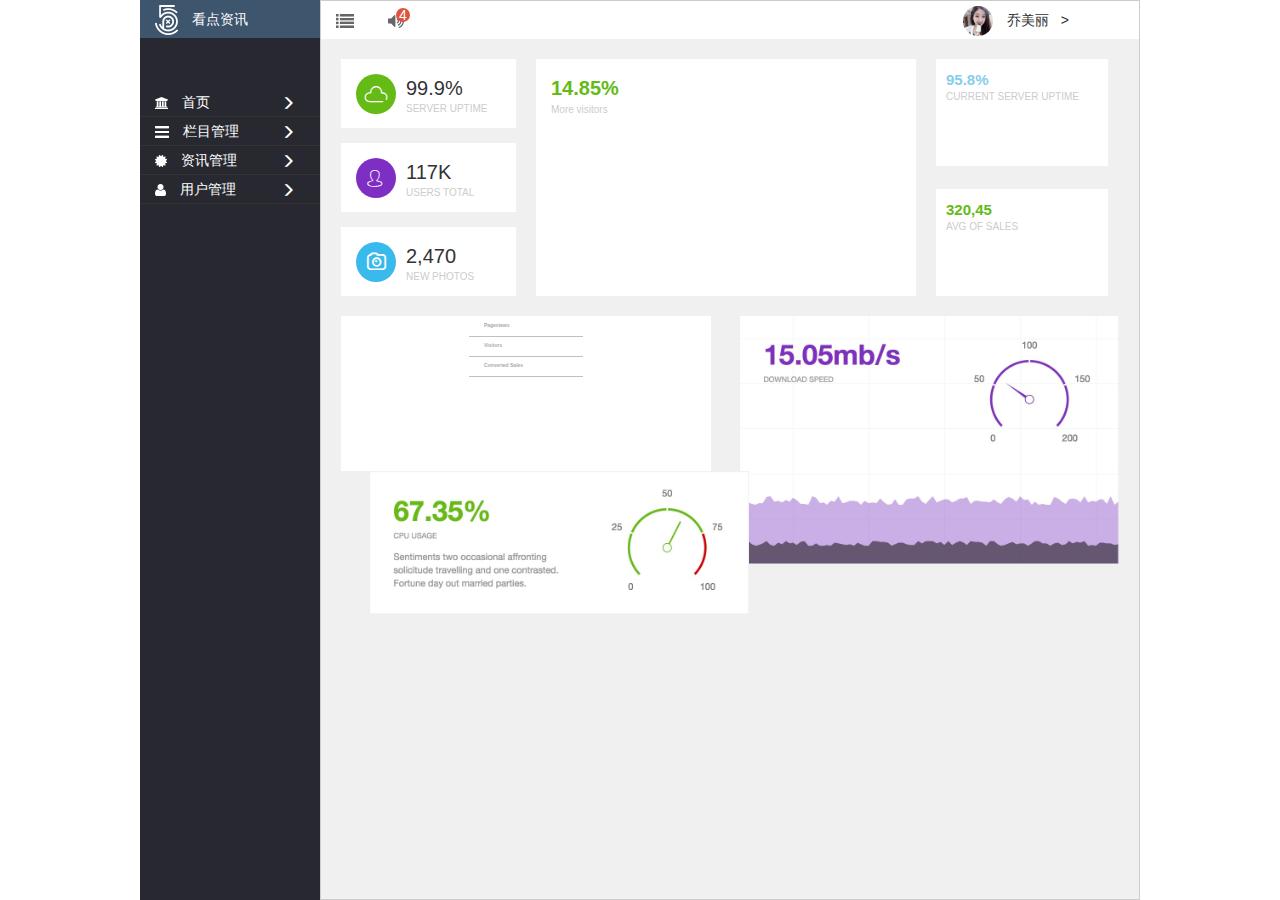
<file: index.html>
<!DOCTYPE html>
<html lang="en">
<head>
	<meta charset="UTF-8">
	<title>首页</title>
	<link rel="stylesheet" href="css/bootstrap-3.3.7/css/bootstrap.min.css">
	<link rel="stylesheet" href="css/common.css">
	<link rel="stylesheet" href="css/index.css">
	<link rel="stylesheet" href="css/iconFont/iconfont.css">
	<script src="js/jquery-3.3.1/jquery-3.3.1.min.js"></script>
	<script src="js/common.js"></script>
	<script src="http://cdn.hcharts.cn/highcharts/highcharts.js"></script>
	<script src="https://img.hcharts.cn/highcharts/modules/exporting.js"></script>
	<script src="https://img.hcharts.cn/highcharts/modules/sunburst.js"></script>

	<script>
		window.onload=function(){
			// 图表配置
	        var chart = Highcharts.chart('zhexian', {
				colors: ['#00ff00','#eee'],
				credits: {
					enabled:false
				},
				exporting:{
					buttons:{
						contextButton:{
							enabled:false
						}
					}	
				},
				chart: {
					margin: 0
				},
				title: {
					text: null
				},
				subtitle: {
					text: ''
				},
				yAxis: {
					title: {
						text: ''
					},
					visible:false
				},
				xAxis: {
					visible:false
				},
				legend: {
					layout: 'vertical',
					align: 'right',
					verticalAlign: 'top',
					floating: true//不占据绘图空间
				},
				plotOptions: {
					series: {
						label: {
							connectorAllowed: false
						},
						pointStart: 2010
					}
				},
				series: [{
					name:'Pageviews',
					data: [5706,9909,9909,6043,9032,13342,20092,23933,23092,19021,19021,28900,25872,21092,17982,17982,17982,38921,30091,25097,20092,17093,17093,13972,13972,15328,10921,9832,8930]
				}, {
					name:'Visitors',
					data: [2938, 5930, 5930, 3920, 5930, 7261, 9902, 14032,17839,13927,11029,13927,12291,12291,12291,12291,9832,7621,5029,6039,8902,4837,9092,6382,9281,6932,9422,5922,3922]
				}]
				
			});
			var chart = Highcharts.chart('zhuxing', {
				title: {
					text: null
				},
				exporting:{
					buttons:{
						contextButton:{
							enabled:false
						}
					}	
				},
				credits: {
					enabled: false
				},
				subtitle: {
					text: null
				},
				xAxis: {
					visible: false
				},
				yAxis:{
					visible: false
				},
				chart: {
					margin: [0,0,0,0],
					marginBottom: 0,
					spacing: [0,0,0,0]
				},
				series: [{
					type: 'column',
					colorByPoint: false,
					data: [29.9, 131.5, 106.4, 159.2, 144.0, 176.0, 194.6, 148.5, 120, 121, 95.6, 54.4],
					showInLegend: false
				}]
			});

			var chart = Highcharts.chart('huanxing', {
				chart: {
					spacing : [0, 0 , 0, 0]
				},
				exporting:{
					buttons:{
						contextButton:{
							enabled:false
						}
					}	
				},
				credits: {
					enabled: false
				},
				title: {
					floating:true,
					text: null
				},
				tooltip: {
					pointFormat: '{series.name}: <b>{point.percentage:.1f}%</b>'
				},
				plotOptions: {
					pie: {
						allowPointSelect: true,
						cursor: 'pointer',
						dataLabels: {
							enabled: false
						}
					}
				},
				series: [{
					type: 'pie',
					innerSize: '60%',
					name: 'sales',
					data: [
						['1',45.0],
						['2',26.8],
						['3',12.8],
						['4',8.5],
						['5',6.2],
						['6',0.7]
					]
				}]
			}, function(c) { // 图表初始化完毕后的会掉函数
				// 环形图圆心
				var centerY = c.series[0].center[1],
					titleHeight = parseInt(c.title.styles.fontSize);
				// 动态设置标题位置
				c.setTitle({
					y:centerY + titleHeight/2
				});
			});



			//mini图
			Highcharts.SparkLine = function (a, b, c) {
				var hasRenderToArg = typeof a === 'string' || a.nodeName,
					options = arguments[hasRenderToArg ? 1 : 0],
					defaultOptions = {
						chart: {
							renderTo: (options.chart && options.chart.renderTo) || this,
							backgroundColor: null,
							borderWidth: 0,
							type: 'area',
							margin: [1, 0, 1, 0],
							width: 220,
							height: 30,
							style: {
								overflow: 'visible'
							},
							skipClone: true
						},
						exporting:{
							buttons:{
								contextButton:{
									enabled:false
								}
							}	
						},
						title: {
							text: ''
						},
						credits: {
							enabled: false
						},
						xAxis: {
							labels: {
								enabled: false
							},
							title: {
								text: null
							},
							startOnTick: false,
							endOnTick: false,
							tickPositions: []
						},
						yAxis: {
							endOnTick: false,
							startOnTick: false,
							labels: {
								enabled: false
							},
							title: {
								text: null
							},
							tickPositions: [0]
						},
						legend: {
							enabled: false
						},
						tooltip: {
							backgroundColor: null,
							borderWidth: 0,
							shadow: false,
							useHTML: true,
							hideDelay: 0,
							shared: true,
							padding: 0,
							positioner: function (w, h, point) {
								return { x: point.plotX - w / 2, y: point.plotY - h };
							}
						},
						plotOptions: {
							series: {
								animation: false,
								lineWidth: 1,
								shadow: false,
								states: {
									hover: {
										lineWidth: 1
									}
								},
								marker: {
									radius: 1,
									states: {
										hover: {
											radius: 2
										}
									}
								},
								fillOpacity: 0.25
							},
							column: {
								negativeColor: '#ccc',
								borderColor: 'silver'
							}
						}
					};
				options = Highcharts.merge(defaultOptions, options);
				return hasRenderToArg ?
					new Highcharts.Chart(a, options, c) :
				new Highcharts.Chart(options, b);
			};
			var $tds = $('td[data-sparkline]'),
				n = 0;
			function doChunk() {
				var time = +new Date(),
					i,
					len = $tds.length,
					$td,
					stringdata,
					arr,
					data,
					chart;
				for (i = 0; i < len; i += 1) {
					$td = $($tds[i]);
					stringdata = $td.data('sparkline');
					arr = stringdata.split('; ');
					data = $.map(arr[0].split(', '), parseFloat);
					chart = {};
					if (arr[1]) {
						chart.type = arr[1];
					}
					$td.highcharts('SparkLine', {
						series: [{
							data: data,
							pointStart: 1
						}],
						tooltip: {
							headerFormat: '<span>' + $td.parent().find('th').html() + ', Q{point.x}:</span><br/>',
							pointFormat: '<b>{point.y}.000</b> USD'
						},
						chart: chart
					});
					n += 1;
					// If the process takes too much time, run a timeout to allow interaction with the browser
					if (new Date() - time > 500) {
						$tds.splice(0, i + 1);
						setTimeout(doChunk, 0);
						break;
					}
				}
			}
			doChunk();


			Highcharts.setOptions({
				lang: {
					thousandsSep: ','
				}
			});
			var data = [{
				'id': '0.0',
				'parent': '',
				'name': 'The World'
			}, {
				'id': '1.1',
				'parent': '0.0',
				'name': '',
				'color':'orange'
			}, {
				'id': '1.2',
				'parent': '0.0',
				'name': '',
				'color':'white'
			}, {
				'id': '1.3',
				'parent': '0.0',
				'name': '',
				'color':'#ccc'
			},{
				'id':'2.1',
				'parent':'1.1',
				'name':'45.2%',
				'value':35,
				'color':'#ccc'
			},{
				'id':'2.2.1',
				'parent':'2.1',
				'name':'14.8%',
				'value':15,
				'color':'purple'
			},{
				'id':'2.2.1.1',
				'parent':'2.2.1',
				'value':15,
				'color':'#ccc'
			},{
				'id':'2.2.2',
				'parent':'2.1',
				'value':20,
				'color':'#ccc'
			},{
				'id':'2.2.2.1',
				'parent':'2.2.2',
				'value':20
			},{
				'id':'2.2',
				'parent':'1.2',
				'name':'',
				'value':30
			},{
				'id':'2.3.2',
				'parent':'1.3',
				'value':10
			},{
				'id':'2.3.2.1',
				'parent':'2.3.2',
				'value':10
			},{
				'id':'2.3.2.1.1',
				'parent':'2.3.2.1',
				'value':10
			},{
				'id':'2.3.1',
				'parent':'1.3',
				'name':'-30.9%',
				'value':25,
				'color':'blue'
			},{
				'id':'2.3.1.1',
				'parent':'2.3.1',
				'value':25,
				'color':'#ccc'
			},{
				'id':'2.3.1.1.2',
				'parent':'2.3.1.1',
				'value':5
			},{
				'id':'2.3.1.1.1',
				'parent':'2.3.1.1',
				'name':'-21.3%',
				'value':20,
				'color':'green'
			}];
			// Splice in transparent for the center circle
			Highcharts.getOptions().colors.splice(0, 0, 'transparent');
			Highcharts.chart('duoceng', {
				chart: {
					height: '100%',
				},
				credits:{
					enabled:false
				},
				exporting:{
					buttons:{
						contextButton:{
							enabled:false
						}
					}	
				},
				title: {
					text: ''
				},
				subtitle: {
					text: ''
				},
				series: [{
					type: 'sunburst',
					data: data,
					// allowDrillToNode: true,
					cursor: 'pointer',
					dataLabels: {
						formatter: function () {
							var shape = this.point.node.shapeArgs;
							var innerArcFraction = (shape.end - shape.start) / ( 2*Math.PI);
							var perimeter = 2 * Math.PI * shape.innerR;
							var innerArcPixels = innerArcFraction * perimeter;
						}
					}
				}]
			});
		}
    </script>
</head>
<body>
	<div class="bigcontainer">
		<div class="left-line">
			<div class="top-title">
				<img src="img/u9.png" alt="" >
				<span class="text-center title">看点资讯</span>
			</div>
			<div class="bottom-link">
				<ul class="list-unstyled">
					<li>
						<img src="img/u52.png" alt="">
						<span class="white">首页</span>
						<span class="glyphicon glyphicon-menu-right white"></span>
					</li>
					<li>
						<img src="img/u43.png" alt="">
						<span class="white">栏目管理</span>
						<span class="glyphicon glyphicon-menu-right white"></span>
					</li>
					<li>
						<img src="img/u36.png" alt="">
						<span class="white">资讯管理</span>
						<span class="glyphicon glyphicon-menu-right white"></span>
					</li>
					<li>
						<img src="img/u22.png" alt="">
						<span class="white">用户管理</span>
						<span class="glyphicon glyphicon-menu-right white"></span>
					</li>
				</ul>
			</div>
		</div>
		<div class="right-content">
			<div class="top-title">
				<img src="img/u57.png" alt="">
				<img src="img/u60.png" alt="">
				<div class="sub text-center">
					<span class="white">4</span>
				</div>
				<div class="touxiang">
					<img src="img/u65.png" alt="">
					<span>乔美丽 &nbsp;&nbsp;></span>
				</div>
			</div>
			<div class="bottom-content">
				<div class="top">
					<div class="top-left">
						<ul class="list-unstyled">
							<li>
								<div class="left">
									<i class="iconfont icon-yun"></i>
								</div>
								<div class="right">
									<span>99.9%</span>
									<small>SERVER UPTIME</small>
								</div>
							</li>
							<li>
								<div class="left">
									<i class="iconfont icon-user"></i>
								</div>
								<div class="right">
									<span>117K</span>
									<small>USERS TOTAL</small>
								</div>
							</li>
							<li>
								<div class="left">
									<i class="iconfont icon-18"></i>
								</div>
								<div class="right">
									<span>2,470</span>
									<small>NEW PHOTOS</small>
								</div>
							</li>
						</ul>
					</div>
					<div class="top-center">
						<ul class="list-unstyled">
							<li id="zhexian">
							</li>
							<div>
								<span>14.85%</span>
								<small>More visitors</small>
							</div>
						</ul>
					</div>
					<div class="top-right">
						<ul class="list-unstyled">
							<li>
								<div>
									<span>95.8%</span>
									<small>CURRENT SERVER UPTIME</small>
								</div>
								<div id="zhuxing"></div>
							</li>

							<li>
								<div>
									<span>320,45</span>
									<small>AVG OF SALES</small>
								</div>
								<div id="huanxing"></div>
							</li>
							
						</ul>
					</div>
				</div>
				<div class="bottom">
					<ul class="list-unstyled">
						<li>
							<div id="duoceng" class="text-center"></div>
							<div id="result">
								<table id="table-sparkline">
									<tbody id="tbody-sparkline">
										<tr>
											<th>Pageviews</th>
											<td></td>
											<td></td>
											<td></td>
											<td data-sparkline="68, 52, 80, 96 "></td>
										</tr>
										<tr>
											<th>Visitors</th>
											<td></td>
											<td></td>
											<td></td>
											<td data-sparkline="29, 54, 63, 25 "></td>
										</tr>
										<tr>
											<th>Converted Sales</th>
											<td></td>
											<td></td>
											<td></td>
											<td data-sparkline="69, 44, 53, 55 "></td>
										</tr>
									</tbody>
								</table>
							</div>
						</li>
						<li>
							<img src="img/u4.png" alt="">
						</li>
						<li>
							<img src="img/u5.png" alt="">
						</li>
					</ul>
				</div>
			</div>	
		</div>
	</div>
</body>
</html>
</file>
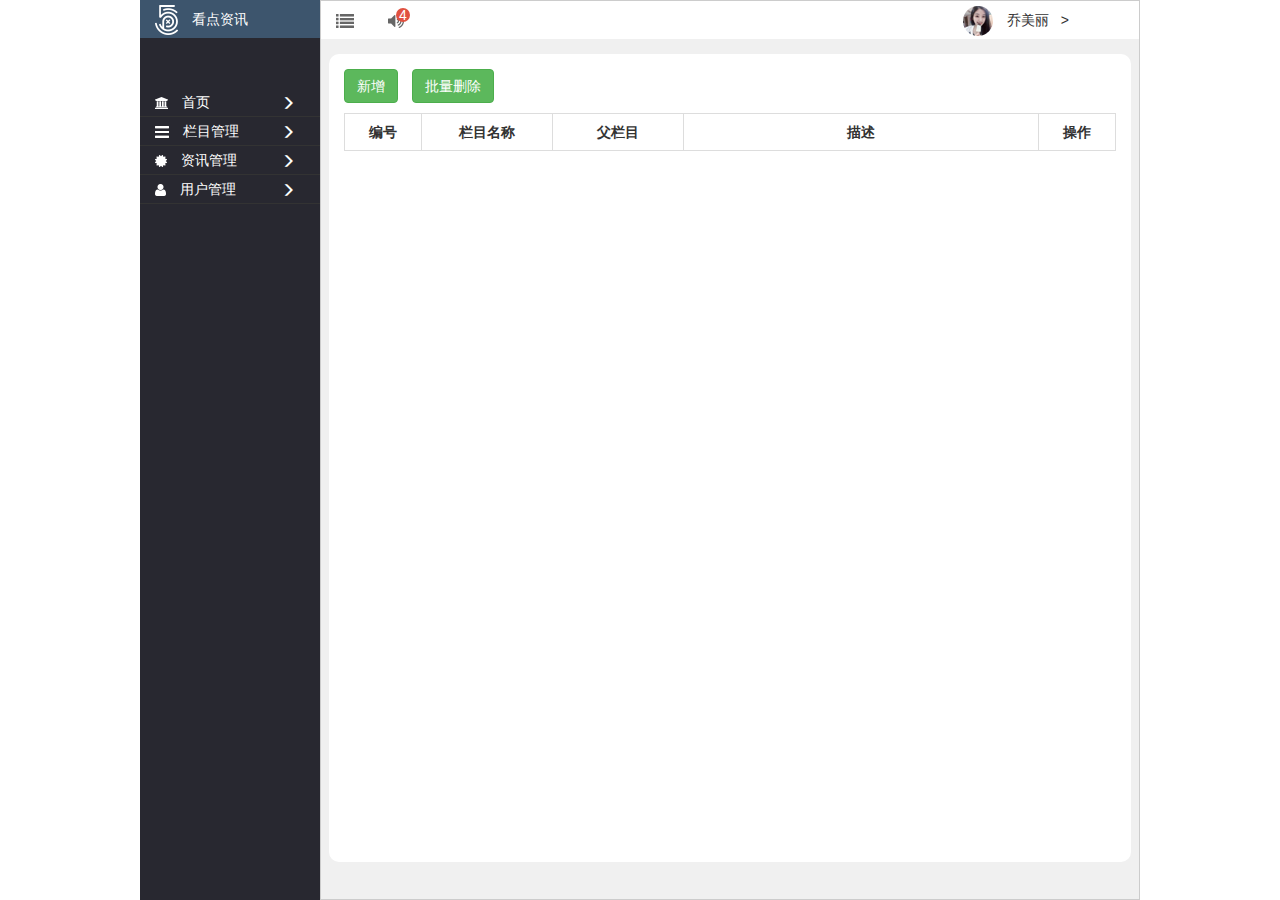
<file: category.html>
<!DOCTYPE html>
<html lang="en">
<head>
	<meta charset="UTF-8">
	<title>栏目管理</title>
	<link rel="stylesheet" href="css/common.css">
	<link rel="stylesheet" href="css/lanmu.css">
	<link rel="stylesheet" href="css/bootstrap-3.3.7/css/bootstrap.min.css">
	<link rel="stylesheet" href="css/iconFont/iconfont.css">
	<script src="js/jquery-3.3.1/jquery-3.3.1.min.js"></script>
	<script src="js/common.js"></script>
	<script src="js/lanmu.js"></script>
	<script src="js/config.js"></script>
</head>
<body>
	<div class="bigcontainer">
		<div class="left-line">
			<div class="top-title">
				<img src="img/u9.png" alt="" >
				<span class="text-center title">看点资讯</span>
			</div>
			<div class="bottom-link">
				<ul class="list-unstyled">
					<li>
						<img src="img/u52.png" alt="">
						<span class="white">首页</span>
						<span class="glyphicon glyphicon-menu-right white"></span>
					</li>
					<li>
						<img src="img/u43.png" alt="">
						<span class="white">栏目管理</span>
						<span class="glyphicon glyphicon-menu-right white"></span>
					</li>
					<li>
						<img src="img/u36.png" alt="">
						<span class="white">资讯管理</span>
						<span class="glyphicon glyphicon-menu-right white"></span>
					</li>
					<li>
						<img src="img/u22.png" alt="">
						<span class="white">用户管理</span>
						<span class="glyphicon glyphicon-menu-right white"></span>
					</li>
				</ul>
			</div>
		</div>
		<div class="right-content">
			<div class="top-title">
				<img src="img/u57.png" alt="">
				<img src="img/u60.png" alt="">
				<div class="sub text-center">
					<span class="white">4</span>
				</div>
				<div class="touxiang">
					<img src="img/u65.png" alt="">
					<span>乔美丽 &nbsp;&nbsp;></span>
				</div>
			</div>
			<div class="bottom-content">
				<button class="btn btn-success addBtn">新增</button>
				<button class="btn btn-success">批量删除</button>
				<table class="table table-bordered table-hover table-responsive lanmutable">
					<tr class="text-center">
						<th>编号</th>
						<th>栏目名称</th>
						<th>父栏目</th>
						<th>描述</th>
						<th>操作</th>
					</tr>
				</table>
			</div>
		</div>
		<div class="right-add">
			<div class="left-zhegai"></div>
			<div class="right-tianjia">
				<div class="top-title">
					<span>< &nbsp;&nbsp;返回</span>
					<span>添加栏目</span>
				</div>
				<div class="bottom-form">
					<form action="" class="form">
						<div class="form-group">
							<label for="">栏目名称</label>
							<input type="text" class="form-control" name="Categorname">
						</div>
						<div class="form-group">
							<label for="">父栏目</label>
							<select name="parent" class="form-control">
								<option value="">请选择</option>
							</select>
						</div>
						<div class="form-group">
							<label for="">描述</label>
							<textarea name="comment" cols="30" rows="5" class="form-control miaoshu"></textarea>
						</div>
						<div class="form-group hide">
							<button type="reset">重置</button>
						</div>
						<button class="btn btn-success saveBtn">确认</button>
					</form>
				</div>
			</div>
		</div>
		<div class="alertDiv">
			<div class="alert alert-success">
				<strong>提示：</strong>
				<span>执行成功</span>
			</div>
		</div>
	</div>
</body>
</html>
</file>
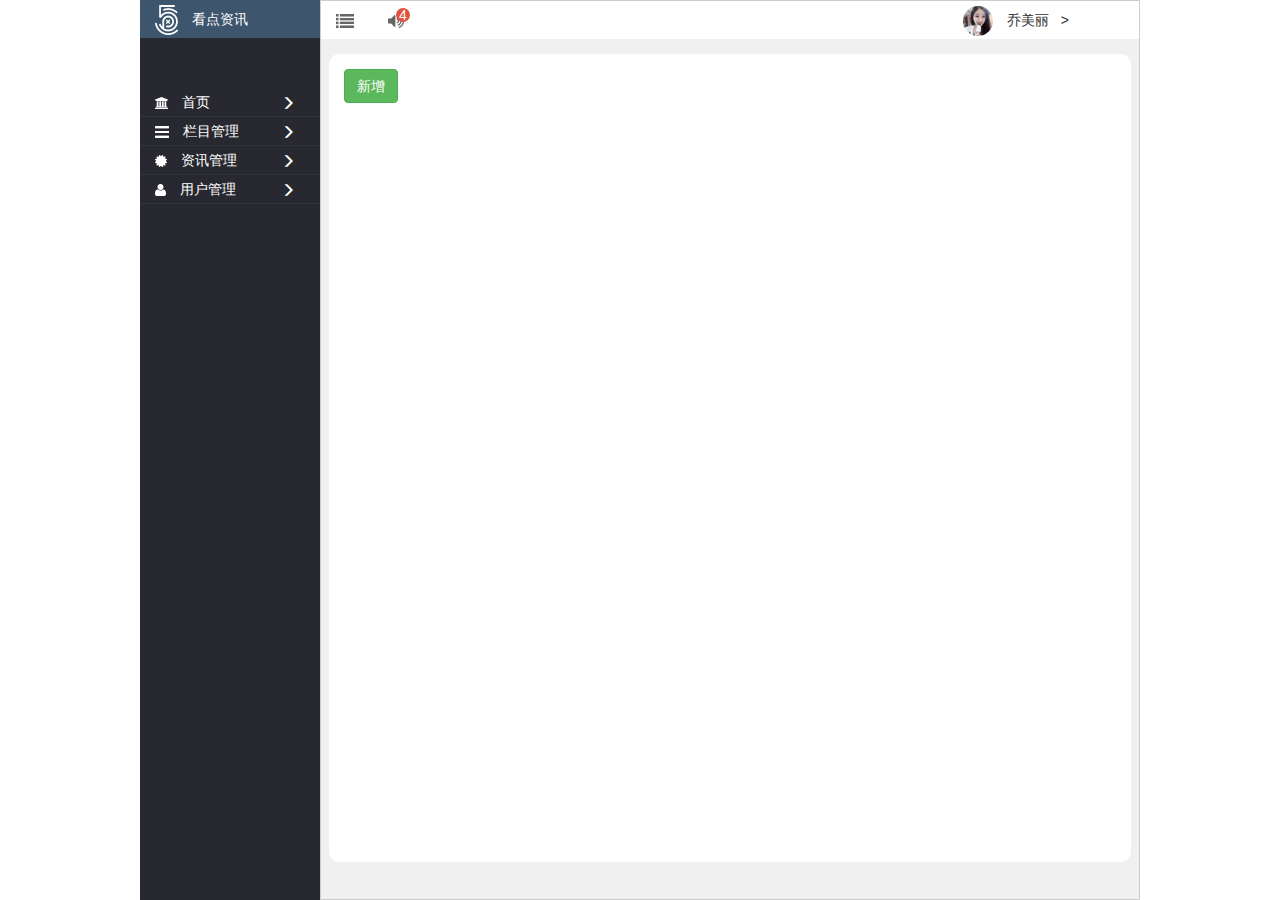
<file: user.html>
<!DOCTYPE html>
<html lang="en">
<head>
	<meta charset="UTF-8">
	<title>用户管理</title>
	<link rel="stylesheet" href="css/common.css">
	<link rel="stylesheet" href="css/user.css">
	<link rel="stylesheet" href="css/bootstrap-3.3.7/css/bootstrap.min.css">
	<link rel="stylesheet" href="css/bootstrapSwitch/css/bootstrap3/bootstrap-switch.min.css">

	<script src="js/jquery-3.3.1/jquery-3.3.1.min.js"></script>
	<script src="js/common.js"></script>
	<script src="css/bootstrapSwitch/js/bootstrap-switch.min.js"></script>
	<script src="css/bootstrap-3.3.7/js/bootstrap.min.js"></script>
	<script src="js/user.js"></script>
	<script src="js/config.js"></script>

</head>
<body>
<div class="bigcontainer">
		<div class="left-line">
			<div class="top-title">
				<img src="img/u9.png" alt="" >
				<span class="text-center title">看点资讯</span>
			</div>
			<div class="bottom-link">
				<ul class="list-unstyled">
					<li>
						<img src="img/u52.png" alt="">
						<span class="white">首页</span>
						<span class="glyphicon glyphicon-menu-right white"></span>
					</li>
					<li>
						<img src="img/u43.png" alt="">
						<span class="white">栏目管理</span>
						<span class="glyphicon glyphicon-menu-right white"></span>
					</li>
					<li>
						<img src="img/u36.png" alt="">
						<span class="white">资讯管理</span>
						<span class="glyphicon glyphicon-menu-right white"></span>
					</li>
					<li>
						<img src="img/u22.png" alt="">
						<span class="white">用户管理</span>
						<span class="glyphicon glyphicon-menu-right white"></span>
					</li>
				</ul>
			</div>
		</div>
		<div class="right-content">
			<div class="top-title">
				<img src="img/u57.png" alt="">
				<img src="img/u60.png" alt="">
				<div class="sub text-center">
					<span class="white">4</span>
				</div>
				<div class="touxiang">
					<img src="img/u65.png" alt="">
					<span>乔美丽 &nbsp;&nbsp;></span>
				</div>
			</div>
			<div class="bottom-content">
				<button class="btn btn-success">新增</button>
				<div class="row neirong">
				<!-- 缩略图 -->
				  	
				</div>
				
		<div class="right-add">
			<div class="left-zhegai"></div>
			<div class="right-tianjia">
				<div class="top-title">
					<span>< &nbsp;&nbsp;返回</span>
					<span>添加用户</span>
				</div>
				<div class="bottom-form">
					<form action="" class="form">
						<div class="form-group">
							<label for="">用户名</label>
							<input type="text" class="form-control" name="username">
						</div>
						<div class="form-group">
							<label for="">密码</label>
							<input type="password" class="form-control" name="password">
						</div>
						<div class="form-group">
							<label for="">重复密码</label>
							<input type="password" class="form-control" name="password1">
						</div>
						<div class="form-group">
							<label for="">真实姓名</label>
							<input type="text" class="form-control" name="nickname">
						</div>
						<div class="form-group">
							<label for="">邮箱</label>
							<input type="text" class="form-control" name="email">
						</div>
						<div class="form-group">
							<label for="">头像</label>
							<input type="text" class="form-control" name="photo">
							<input type="file" name="photo1">
						</div>
						<div class="form-group hide">
							<button type="reset">重置</button>
						</div>
						<button class="btn btn-success saveBtn">确认</button>
					</form>
				</div>
			</div>
		</div>
		<div class="alertDiv">
			<div class="alert alert-success">
				<strong>提示：</strong>
				<span>执行成功</span>
			</div>
		</div>
	</div>
</body>
</html>
</file>
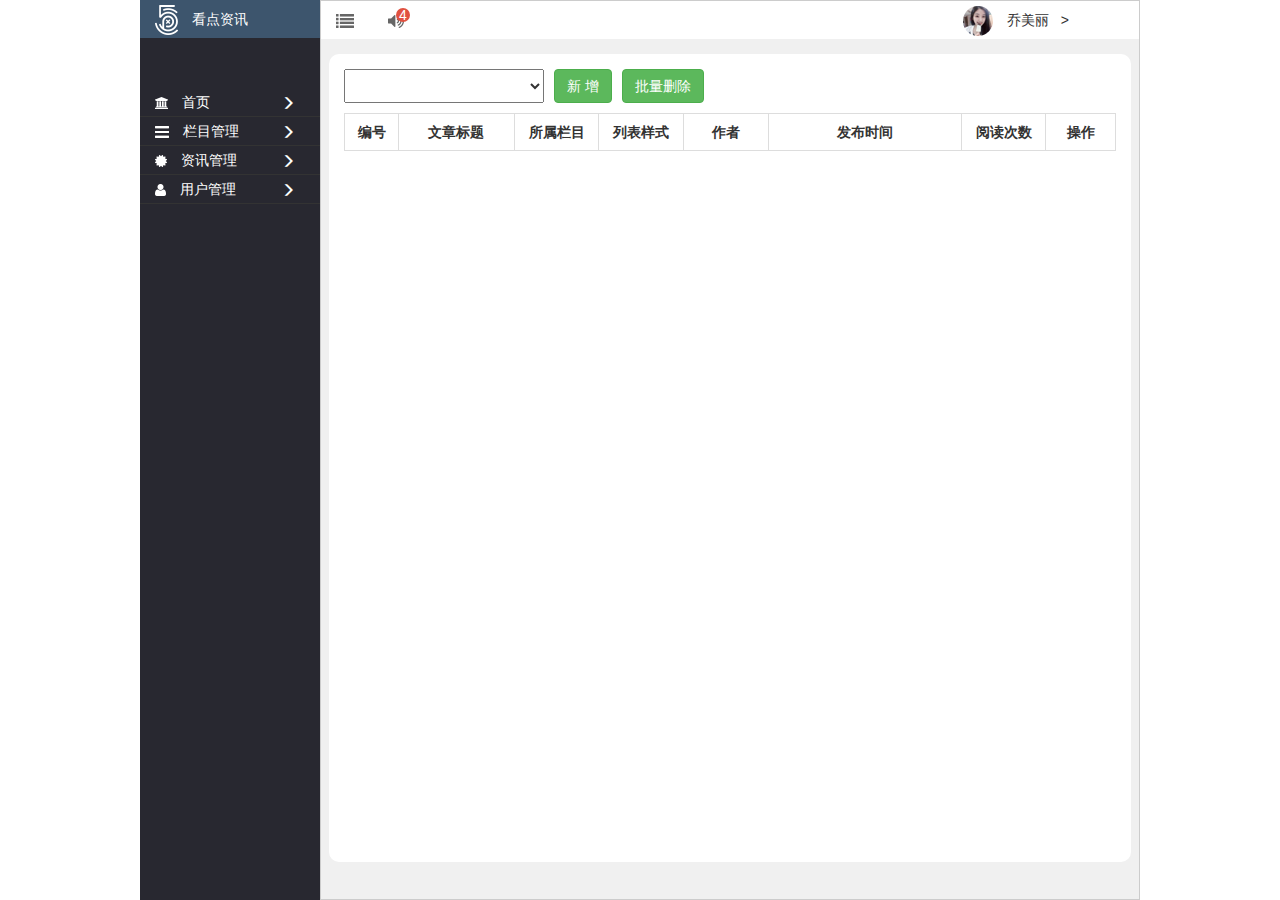
<file: 资讯管理.html>
<!DOCTYPE html>
<html lang="en">
<head>
	<meta charset="UTF-8">
	<title>资讯管理</title>
	<link rel="stylesheet" href="css/common.css">
	<link rel="stylesheet" href="css/zixun.css">
	<link rel="stylesheet" href="css/bootstrap-3.3.7/css/bootstrap.min.css">
	<link rel="stylesheet" href="css/iconFont/iconfont.css">

	<script src="js/jquery-3.3.1/jquery-3.3.1.min.js"></script>
	<script src="js/common.js"></script>
	<script src="js/zixun.js"></script>
	<script src="js/config.js"></script>
</head>
<body>
	<div class="bigcontainer">
		<div class="left-line">
			<div class="top-title">
				<img src="img/u9.png" alt="" >
				<span class="text-center title">看点资讯</span>
			</div>
			<div class="bottom-link">
				<ul class="list-unstyled">
					<li>
						<img src="img/u52.png" alt="">
						<span class="white">首页</span>
						<span class="glyphicon glyphicon-menu-right white"></span>
					</li>
					<li>
						<img src="img/u43.png" alt="">
						<span class="white">栏目管理</span>
						<span class="glyphicon glyphicon-menu-right white"></span>
					</li>
					<li>
						<img src="img/u36.png" alt="">
						<span class="white">资讯管理</span>
						<span class="glyphicon glyphicon-menu-right white"></span>
					</li>
					<li>
						<img src="img/u22.png" alt="">
						<span class="white">用户管理</span>
						<span class="glyphicon glyphicon-menu-right white"></span>
					</li>
				</ul>
			</div>
		</div>
		<div class="right-content">
			<div class="top-title">
				<img src="img/u57.png" alt="">
				<img src="img/u60.png" alt="">
				<div class="sub text-center">
					<span class="white">4</span>
				</div>
				<div class="touxiang">
					<img src="img/u65.png" alt="">
					<span>乔美丽 &nbsp;&nbsp;></span>
				</div>
			</div>
			<div class="bottom-content">
				<div class="optionDiv">
					<select name="categoryId">
						<!-- 从后台获取栏目数据追加节点 -->
					</select>
					<button class="btn btn-success addBtn">新 增</button>
					<button class="btn btn-success batchDelBtn">批量删除</button>
				</div>
				<table class="table table-bordered table-hover table-responsive zixuntable">
					<tr class="text-center">
						<th>编号</th>
						<th>文章标题</th>
						<th>所属栏目</th>
						<th>列表样式</th>
						<th>作者</th>
						<th>发布时间</th>
						<th>阅读次数</th>
						<th>操作</th>
					</tr>
				</table>
			</div>
		</div>
		<div class="right-add">
			<div class="right-tianjia">
				<div class="top-title">
					<span>< &nbsp;&nbsp;返回</span>
					<span>发布资讯</span>
				</div>
				<div class="bottom-form">
					<form action="" class="form">
						<div class="form-group">
							<label for="">标题</label>
							<input type="text" class="form-control" name="title">
						</div>
						<div class="form-group">
							<label for="">所属栏目</label>
							<select name="infocategory" id="" class="form-control">
							</select>
						</div>
						<div class="form-group" id="liststyle">
							<label for="">列表样式</label>
							<div class="radio">
								<label for="style-one">
									<input type="radio" name="liststyle" value="style-one" id="style-one">
									<img src="img/u352.jpg" alt="">
								</label>
								<label for="style-two">
									<input type="radio" name="liststyle" value="style-two" id="style-two">
									<img src="img/u350.jpg" alt="">
								</label>
							</div>
							<!-- <div class="radio">
								
							</div> -->
						</div>
						<!-- <div class="form-group" id="listsmall">
							<label for="">列表缩略图</label>
							<button class="btn">点击上传</button>
						</div> -->
						<div class="form-group">
							<label for="">描述</label>
							<textarea name="comment" cols="30" rows="10" class="form-control"></textarea>
						</div>
						<div class="form-group hide">
							<button type="reset">重置</button>
						</div>
						<button class="btn btn-success saveBtn">发 布</button>
					</form>
				</div>
			</div>
		</div>
	</div>
</body>
</html>
</file>
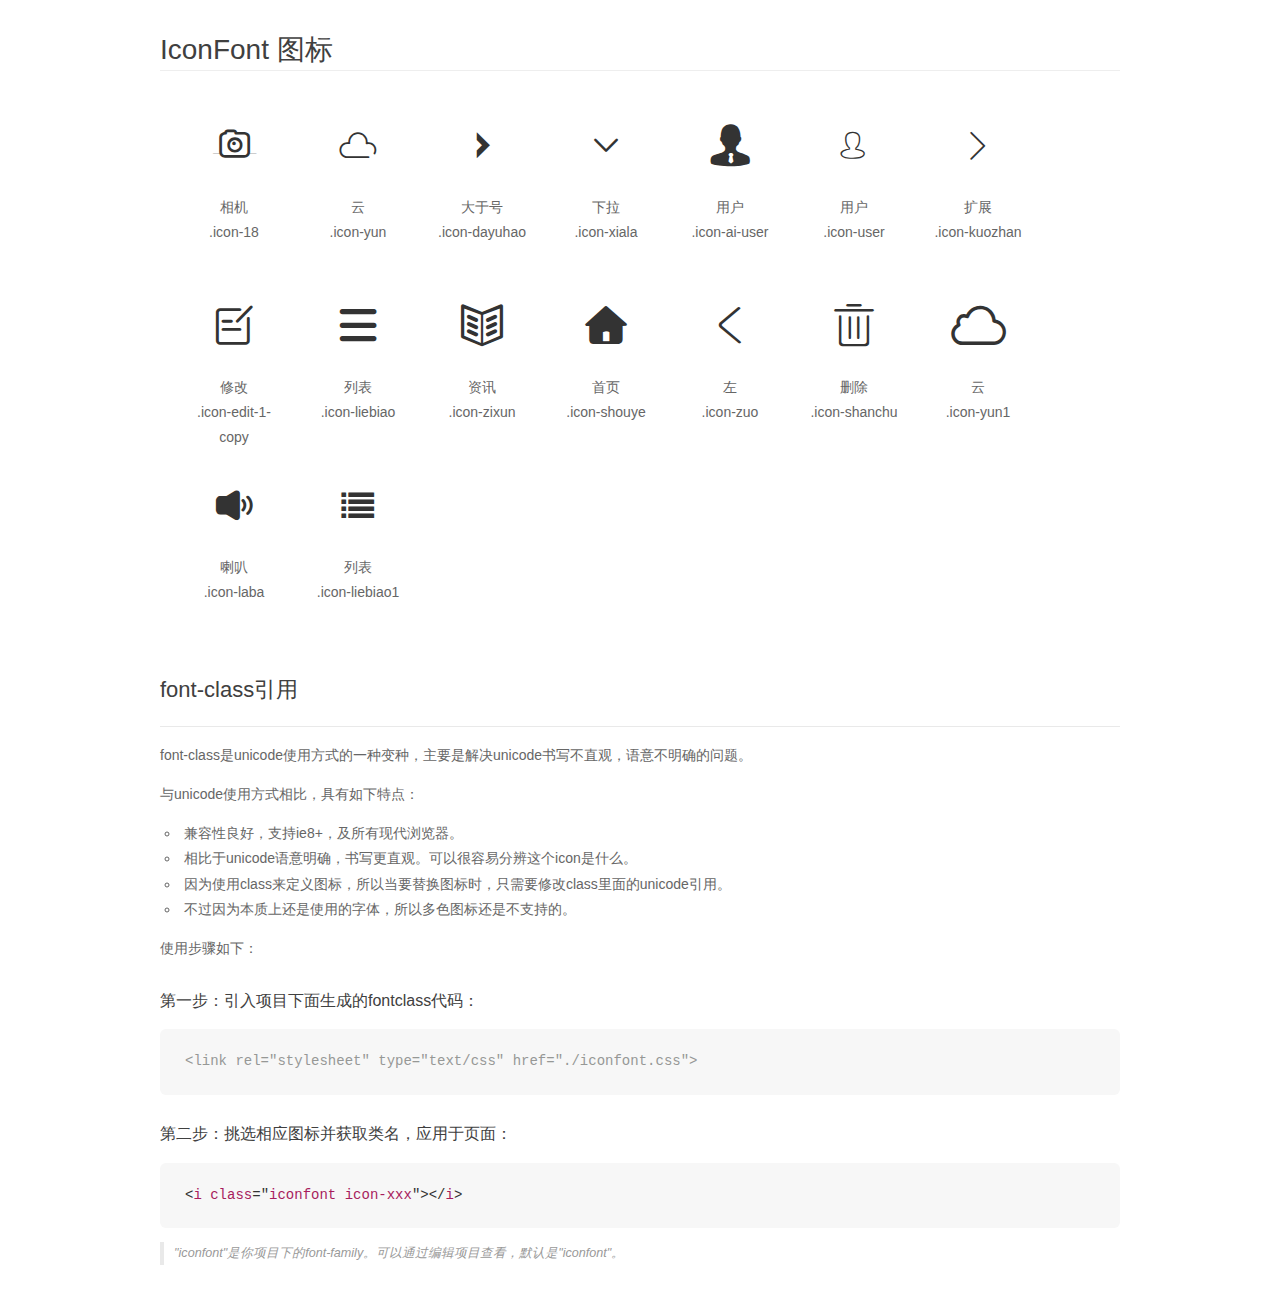
<file: css/iconFont/demo_fontclass.html>
<!DOCTYPE html>
<html>
<head>
    <meta charset="utf-8"/>
    <title>IconFont</title>
    <link rel="stylesheet" href="demo.css">
    <link rel="stylesheet" href="iconfont.css">
</head>
<body>
    <div class="main markdown">
        <h1>IconFont 图标</h1>
        <ul class="icon_lists clear">
            
                <li>
                <i class="icon iconfont icon-18"></i>
                    <div class="name">相机</div>
                    <div class="fontclass">.icon-18</div>
                </li>
            
                <li>
                <i class="icon iconfont icon-yun"></i>
                    <div class="name">云</div>
                    <div class="fontclass">.icon-yun</div>
                </li>
            
                <li>
                <i class="icon iconfont icon-dayuhao"></i>
                    <div class="name">大于号</div>
                    <div class="fontclass">.icon-dayuhao</div>
                </li>
            
                <li>
                <i class="icon iconfont icon-xiala"></i>
                    <div class="name">下拉</div>
                    <div class="fontclass">.icon-xiala</div>
                </li>
            
                <li>
                <i class="icon iconfont icon-ai-user"></i>
                    <div class="name">用户</div>
                    <div class="fontclass">.icon-ai-user</div>
                </li>
            
                <li>
                <i class="icon iconfont icon-user"></i>
                    <div class="name">用户</div>
                    <div class="fontclass">.icon-user</div>
                </li>
            
                <li>
                <i class="icon iconfont icon-kuozhan"></i>
                    <div class="name">扩展</div>
                    <div class="fontclass">.icon-kuozhan</div>
                </li>
            
                <li>
                <i class="icon iconfont icon-edit-1-copy"></i>
                    <div class="name">修改</div>
                    <div class="fontclass">.icon-edit-1-copy</div>
                </li>
            
                <li>
                <i class="icon iconfont icon-liebiao"></i>
                    <div class="name">列表</div>
                    <div class="fontclass">.icon-liebiao</div>
                </li>
            
                <li>
                <i class="icon iconfont icon-zixun"></i>
                    <div class="name">资讯</div>
                    <div class="fontclass">.icon-zixun</div>
                </li>
            
                <li>
                <i class="icon iconfont icon-shouye"></i>
                    <div class="name">首页</div>
                    <div class="fontclass">.icon-shouye</div>
                </li>
            
                <li>
                <i class="icon iconfont icon-zuo"></i>
                    <div class="name"> 左</div>
                    <div class="fontclass">.icon-zuo</div>
                </li>
            
                <li>
                <i class="icon iconfont icon-shanchu"></i>
                    <div class="name">删除</div>
                    <div class="fontclass">.icon-shanchu</div>
                </li>
            
                <li>
                <i class="icon iconfont icon-yun1"></i>
                    <div class="name">云</div>
                    <div class="fontclass">.icon-yun1</div>
                </li>
            
                <li>
                <i class="icon iconfont icon-laba"></i>
                    <div class="name">喇叭</div>
                    <div class="fontclass">.icon-laba</div>
                </li>
            
                <li>
                <i class="icon iconfont icon-liebiao1"></i>
                    <div class="name">列表</div>
                    <div class="fontclass">.icon-liebiao1</div>
                </li>
            
        </ul>

        <h2 id="font-class-">font-class引用</h2>
        <hr>

        <p>font-class是unicode使用方式的一种变种，主要是解决unicode书写不直观，语意不明确的问题。</p>
        <p>与unicode使用方式相比，具有如下特点：</p>
        <ul>
        <li>兼容性良好，支持ie8+，及所有现代浏览器。</li>
        <li>相比于unicode语意明确，书写更直观。可以很容易分辨这个icon是什么。</li>
        <li>因为使用class来定义图标，所以当要替换图标时，只需要修改class里面的unicode引用。</li>
        <li>不过因为本质上还是使用的字体，所以多色图标还是不支持的。</li>
        </ul>
        <p>使用步骤如下：</p>
        <h3 id="-fontclass-">第一步：引入项目下面生成的fontclass代码：</h3>


        <pre><code class="lang-js hljs javascript"><span class="hljs-comment">&lt;link rel="stylesheet" type="text/css" href="./iconfont.css"&gt;</span></code></pre>
        <h3 id="-">第二步：挑选相应图标并获取类名，应用于页面：</h3>
        <pre><code class="lang-css hljs">&lt;<span class="hljs-selector-tag">i</span> <span class="hljs-selector-tag">class</span>="<span class="hljs-selector-tag">iconfont</span> <span class="hljs-selector-tag">icon-xxx</span>"&gt;&lt;/<span class="hljs-selector-tag">i</span>&gt;</code></pre>
        <blockquote>
        <p>"iconfont"是你项目下的font-family。可以通过编辑项目查看，默认是"iconfont"。</p>
        </blockquote>
    </div>
</body>
</html>
</file>
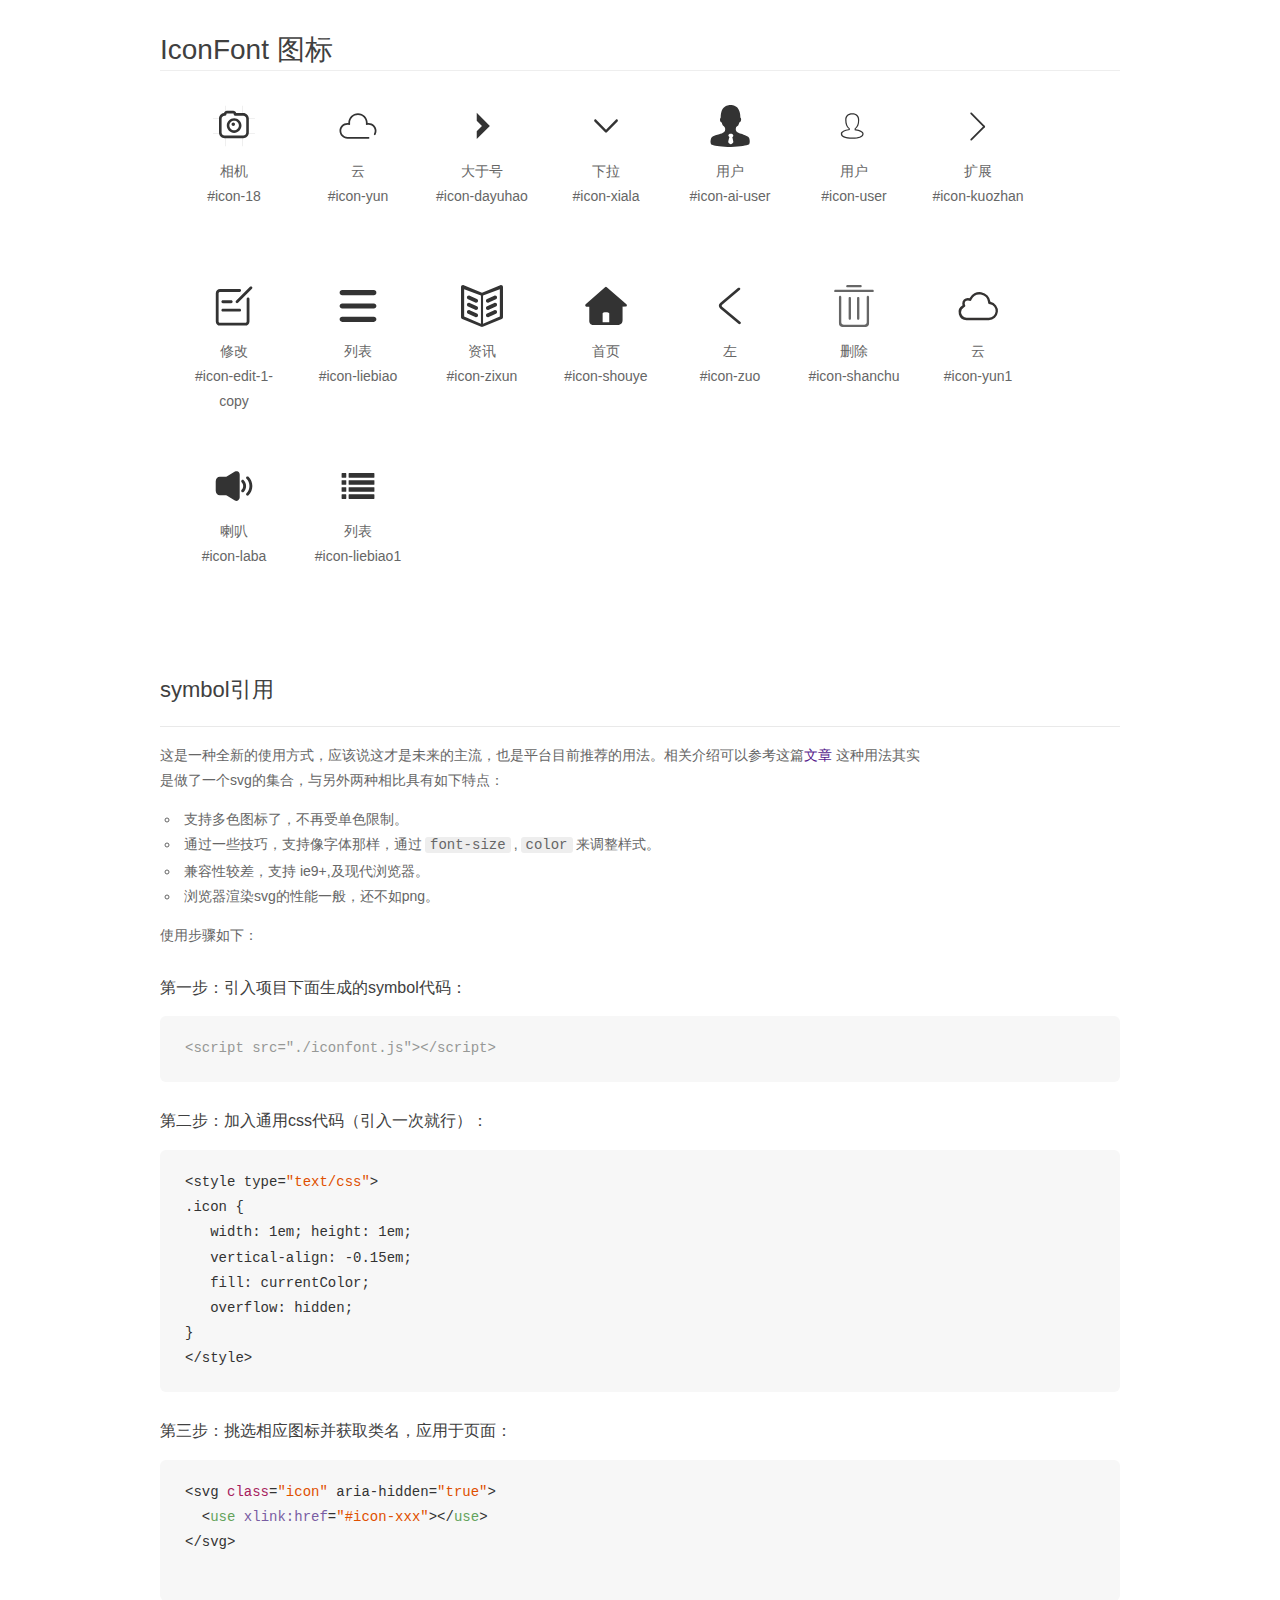
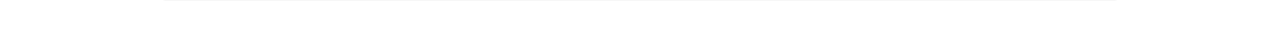
<file: css/iconFont/demo_symbol.html>
<!DOCTYPE html>
<html>
<head>
    <meta charset="utf-8"/>
    <title>IconFont</title>
    <link rel="stylesheet" href="demo.css">
    <script src="iconfont.js"></script>

    <style type="text/css">
        .icon {
          /* 通过设置 font-size 来改变图标大小 */
          width: 1em; height: 1em;
          /* 图标和文字相邻时，垂直对齐 */
          vertical-align: -0.15em;
          /* 通过设置 color 来改变 SVG 的颜色/fill */
          fill: currentColor;
          /* path 和 stroke 溢出 viewBox 部分在 IE 下会显示
             normalize.css 中也包含这行 */
          overflow: hidden;
        }

    </style>
</head>
<body>
    <div class="main markdown">
        <h1>IconFont 图标</h1>
        <ul class="icon_lists clear">
            
                <li>
                    <svg class="icon" aria-hidden="true">
                        <use xlink:href="#icon-18"></use>
                    </svg>
                    <div class="name">相机</div>
                    <div class="fontclass">#icon-18</div>
                </li>
            
                <li>
                    <svg class="icon" aria-hidden="true">
                        <use xlink:href="#icon-yun"></use>
                    </svg>
                    <div class="name">云</div>
                    <div class="fontclass">#icon-yun</div>
                </li>
            
                <li>
                    <svg class="icon" aria-hidden="true">
                        <use xlink:href="#icon-dayuhao"></use>
                    </svg>
                    <div class="name">大于号</div>
                    <div class="fontclass">#icon-dayuhao</div>
                </li>
            
                <li>
                    <svg class="icon" aria-hidden="true">
                        <use xlink:href="#icon-xiala"></use>
                    </svg>
                    <div class="name">下拉</div>
                    <div class="fontclass">#icon-xiala</div>
                </li>
            
                <li>
                    <svg class="icon" aria-hidden="true">
                        <use xlink:href="#icon-ai-user"></use>
                    </svg>
                    <div class="name">用户</div>
                    <div class="fontclass">#icon-ai-user</div>
                </li>
            
                <li>
                    <svg class="icon" aria-hidden="true">
                        <use xlink:href="#icon-user"></use>
                    </svg>
                    <div class="name">用户</div>
                    <div class="fontclass">#icon-user</div>
                </li>
            
                <li>
                    <svg class="icon" aria-hidden="true">
                        <use xlink:href="#icon-kuozhan"></use>
                    </svg>
                    <div class="name">扩展</div>
                    <div class="fontclass">#icon-kuozhan</div>
                </li>
            
                <li>
                    <svg class="icon" aria-hidden="true">
                        <use xlink:href="#icon-edit-1-copy"></use>
                    </svg>
                    <div class="name">修改</div>
                    <div class="fontclass">#icon-edit-1-copy</div>
                </li>
            
                <li>
                    <svg class="icon" aria-hidden="true">
                        <use xlink:href="#icon-liebiao"></use>
                    </svg>
                    <div class="name">列表</div>
                    <div class="fontclass">#icon-liebiao</div>
                </li>
            
                <li>
                    <svg class="icon" aria-hidden="true">
                        <use xlink:href="#icon-zixun"></use>
                    </svg>
                    <div class="name">资讯</div>
                    <div class="fontclass">#icon-zixun</div>
                </li>
            
                <li>
                    <svg class="icon" aria-hidden="true">
                        <use xlink:href="#icon-shouye"></use>
                    </svg>
                    <div class="name">首页</div>
                    <div class="fontclass">#icon-shouye</div>
                </li>
            
                <li>
                    <svg class="icon" aria-hidden="true">
                        <use xlink:href="#icon-zuo"></use>
                    </svg>
                    <div class="name"> 左</div>
                    <div class="fontclass">#icon-zuo</div>
                </li>
            
                <li>
                    <svg class="icon" aria-hidden="true">
                        <use xlink:href="#icon-shanchu"></use>
                    </svg>
                    <div class="name">删除</div>
                    <div class="fontclass">#icon-shanchu</div>
                </li>
            
                <li>
                    <svg class="icon" aria-hidden="true">
                        <use xlink:href="#icon-yun1"></use>
                    </svg>
                    <div class="name">云</div>
                    <div class="fontclass">#icon-yun1</div>
                </li>
            
                <li>
                    <svg class="icon" aria-hidden="true">
                        <use xlink:href="#icon-laba"></use>
                    </svg>
                    <div class="name">喇叭</div>
                    <div class="fontclass">#icon-laba</div>
                </li>
            
                <li>
                    <svg class="icon" aria-hidden="true">
                        <use xlink:href="#icon-liebiao1"></use>
                    </svg>
                    <div class="name">列表</div>
                    <div class="fontclass">#icon-liebiao1</div>
                </li>
            
        </ul>


        <h2 id="symbol-">symbol引用</h2>
        <hr>

        <p>这是一种全新的使用方式，应该说这才是未来的主流，也是平台目前推荐的用法。相关介绍可以参考这篇<a href="">文章</a>
        这种用法其实是做了一个svg的集合，与另外两种相比具有如下特点：</p>
        <ul>
          <li>支持多色图标了，不再受单色限制。</li>
          <li>通过一些技巧，支持像字体那样，通过<code>font-size</code>,<code>color</code>来调整样式。</li>
          <li>兼容性较差，支持 ie9+,及现代浏览器。</li>
          <li>浏览器渲染svg的性能一般，还不如png。</li>
        </ul>
        <p>使用步骤如下：</p>
        <h3 id="-symbol-">第一步：引入项目下面生成的symbol代码：</h3>
        <pre><code class="lang-js hljs javascript"><span class="hljs-comment">&lt;script src="./iconfont.js"&gt;&lt;/script&gt;</span></code></pre>
        <h3 id="-css-">第二步：加入通用css代码（引入一次就行）：</h3>
        <pre><code class="lang-js hljs javascript">&lt;style type=<span class="hljs-string">"text/css"</span>&gt;
.icon {
   width: <span class="hljs-number">1</span>em; height: <span class="hljs-number">1</span>em;
   vertical-align: <span class="hljs-number">-0.15</span>em;
   fill: currentColor;
   overflow: hidden;
}
&lt;<span class="hljs-regexp">/style&gt;</span></code></pre>
        <h3 id="-">第三步：挑选相应图标并获取类名，应用于页面：</h3>
        <pre><code class="lang-js hljs javascript">&lt;svg <span class="hljs-class"><span class="hljs-keyword">class</span></span>=<span class="hljs-string">"icon"</span> aria-hidden=<span class="hljs-string">"true"</span>&gt;<span class="xml"><span class="hljs-tag">
  &lt;<span class="hljs-name">use</span> <span class="hljs-attr">xlink:href</span>=<span class="hljs-string">"#icon-xxx"</span>&gt;</span><span class="hljs-tag">&lt;/<span class="hljs-name">use</span>&gt;</span>
</span>&lt;<span class="hljs-regexp">/svg&gt;
        </span></code></pre>
    </div>
</body>
</html>
</file>
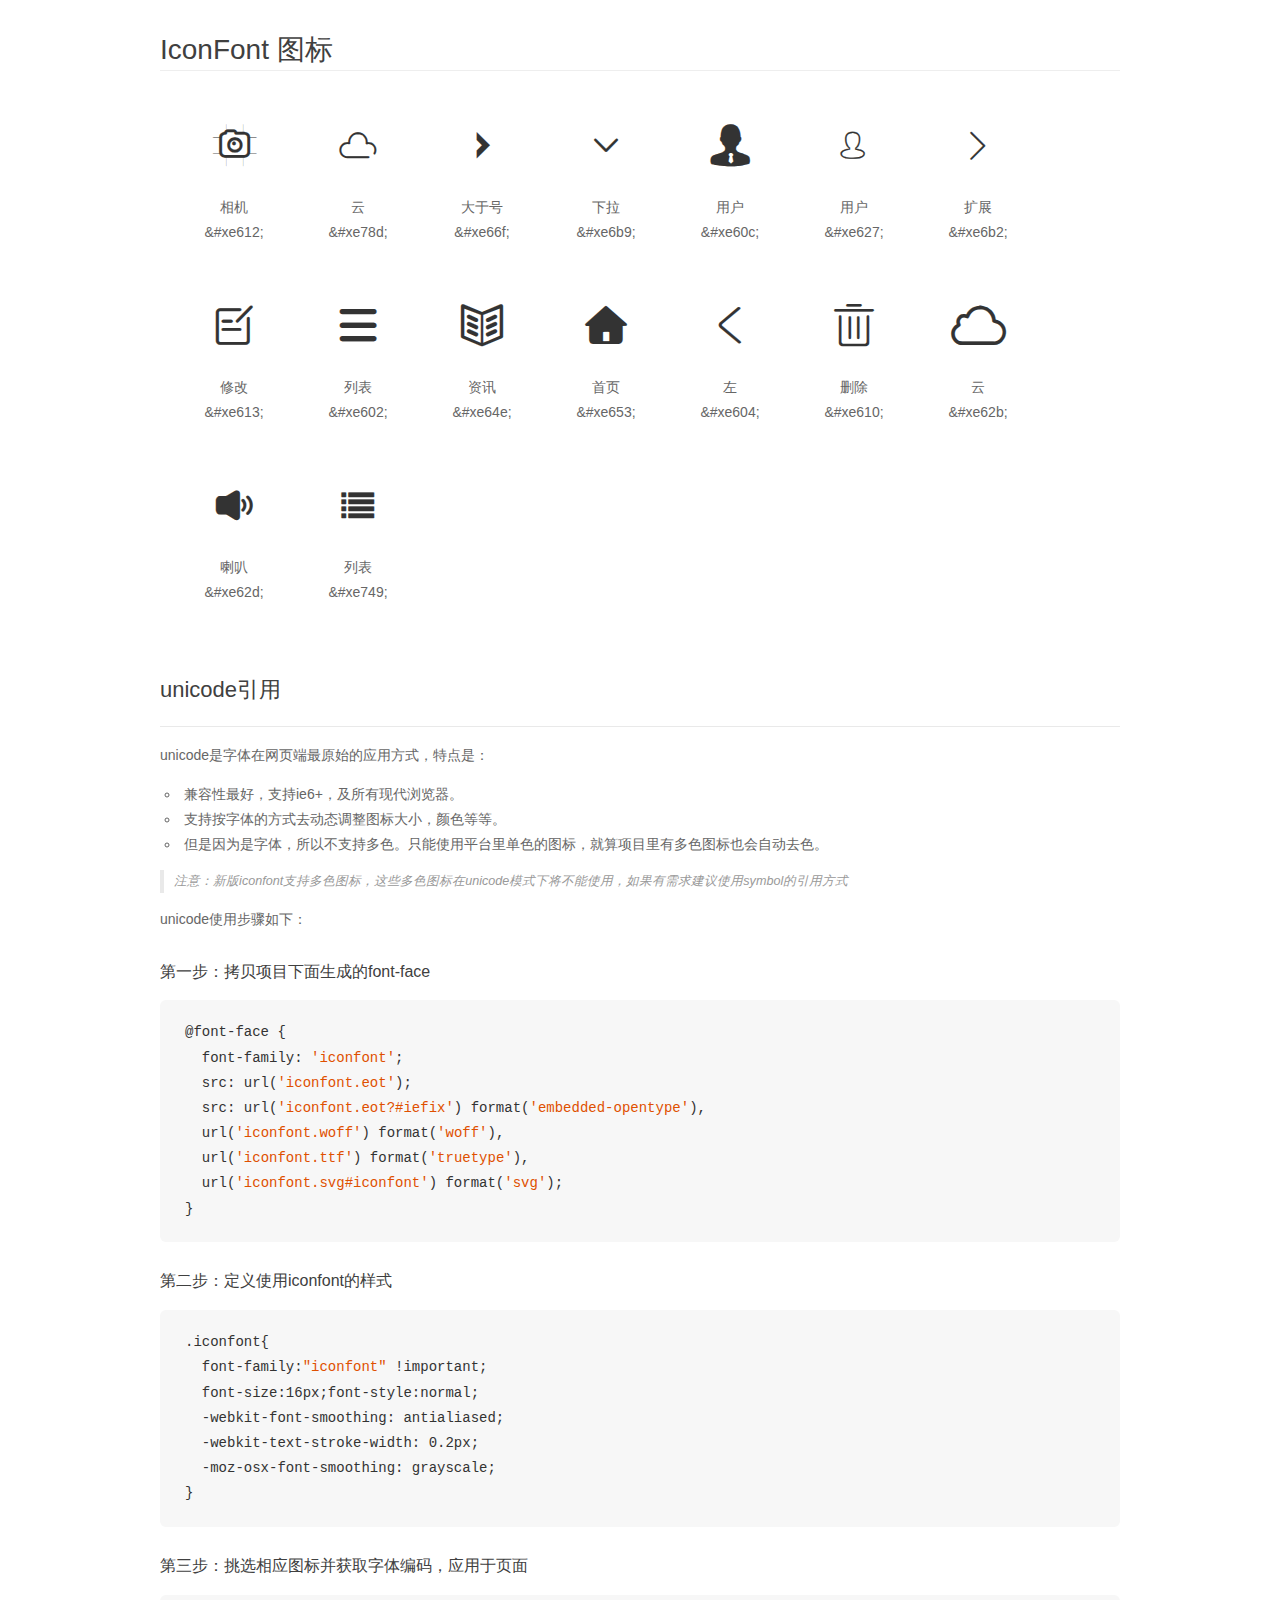
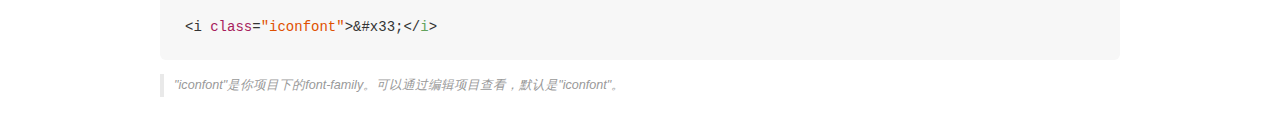
<file: css/iconFont/demo_unicode.html>
<!DOCTYPE html>
<html>
<head>
    <meta charset="utf-8"/>
    <title>IconFont</title>
    <link rel="stylesheet" href="demo.css">

    <style type="text/css">

        @font-face {font-family: "iconfont";
          src: url('iconfont.eot'); /* IE9*/
          src: url('iconfont.eot#iefix') format('embedded-opentype'), /* IE6-IE8 */
          url('iconfont.woff') format('woff'), /* chrome, firefox */
          url('iconfont.ttf') format('truetype'), /* chrome, firefox, opera, Safari, Android, iOS 4.2+*/
          url('iconfont.svg#iconfont') format('svg'); /* iOS 4.1- */
        }

        .iconfont {
          font-family:"iconfont" !important;
          font-size:16px;
          font-style:normal;
          -webkit-font-smoothing: antialiased;
          -webkit-text-stroke-width: 0.2px;
          -moz-osx-font-smoothing: grayscale;
        }

    </style>
</head>
<body>
    <div class="main markdown">
        <h1>IconFont 图标</h1>
        <ul class="icon_lists clear">
            
                <li>
                <i class="icon iconfont">&#xe612;</i>
                    <div class="name">相机</div>
                    <div class="code">&amp;#xe612;</div>
                </li>
            
                <li>
                <i class="icon iconfont">&#xe78d;</i>
                    <div class="name">云</div>
                    <div class="code">&amp;#xe78d;</div>
                </li>
            
                <li>
                <i class="icon iconfont">&#xe66f;</i>
                    <div class="name">大于号</div>
                    <div class="code">&amp;#xe66f;</div>
                </li>
            
                <li>
                <i class="icon iconfont">&#xe6b9;</i>
                    <div class="name">下拉</div>
                    <div class="code">&amp;#xe6b9;</div>
                </li>
            
                <li>
                <i class="icon iconfont">&#xe60c;</i>
                    <div class="name">用户</div>
                    <div class="code">&amp;#xe60c;</div>
                </li>
            
                <li>
                <i class="icon iconfont">&#xe627;</i>
                    <div class="name">用户</div>
                    <div class="code">&amp;#xe627;</div>
                </li>
            
                <li>
                <i class="icon iconfont">&#xe6b2;</i>
                    <div class="name">扩展</div>
                    <div class="code">&amp;#xe6b2;</div>
                </li>
            
                <li>
                <i class="icon iconfont">&#xe613;</i>
                    <div class="name">修改</div>
                    <div class="code">&amp;#xe613;</div>
                </li>
            
                <li>
                <i class="icon iconfont">&#xe602;</i>
                    <div class="name">列表</div>
                    <div class="code">&amp;#xe602;</div>
                </li>
            
                <li>
                <i class="icon iconfont">&#xe64e;</i>
                    <div class="name">资讯</div>
                    <div class="code">&amp;#xe64e;</div>
                </li>
            
                <li>
                <i class="icon iconfont">&#xe653;</i>
                    <div class="name">首页</div>
                    <div class="code">&amp;#xe653;</div>
                </li>
            
                <li>
                <i class="icon iconfont">&#xe604;</i>
                    <div class="name"> 左</div>
                    <div class="code">&amp;#xe604;</div>
                </li>
            
                <li>
                <i class="icon iconfont">&#xe610;</i>
                    <div class="name">删除</div>
                    <div class="code">&amp;#xe610;</div>
                </li>
            
                <li>
                <i class="icon iconfont">&#xe62b;</i>
                    <div class="name">云</div>
                    <div class="code">&amp;#xe62b;</div>
                </li>
            
                <li>
                <i class="icon iconfont">&#xe62d;</i>
                    <div class="name">喇叭</div>
                    <div class="code">&amp;#xe62d;</div>
                </li>
            
                <li>
                <i class="icon iconfont">&#xe749;</i>
                    <div class="name">列表</div>
                    <div class="code">&amp;#xe749;</div>
                </li>
            
        </ul>
        <h2 id="unicode-">unicode引用</h2>
        <hr>

        <p>unicode是字体在网页端最原始的应用方式，特点是：</p>
        <ul>
        <li>兼容性最好，支持ie6+，及所有现代浏览器。</li>
        <li>支持按字体的方式去动态调整图标大小，颜色等等。</li>
        <li>但是因为是字体，所以不支持多色。只能使用平台里单色的图标，就算项目里有多色图标也会自动去色。</li>
        </ul>
        <blockquote>
        <p>注意：新版iconfont支持多色图标，这些多色图标在unicode模式下将不能使用，如果有需求建议使用symbol的引用方式</p>
        </blockquote>
        <p>unicode使用步骤如下：</p>
        <h3 id="-font-face">第一步：拷贝项目下面生成的font-face</h3>
        <pre><code class="lang-js hljs javascript">@font-face {
  font-family: <span class="hljs-string">'iconfont'</span>;
  src: url(<span class="hljs-string">'iconfont.eot'</span>);
  src: url(<span class="hljs-string">'iconfont.eot?#iefix'</span>) format(<span class="hljs-string">'embedded-opentype'</span>),
  url(<span class="hljs-string">'iconfont.woff'</span>) format(<span class="hljs-string">'woff'</span>),
  url(<span class="hljs-string">'iconfont.ttf'</span>) format(<span class="hljs-string">'truetype'</span>),
  url(<span class="hljs-string">'iconfont.svg#iconfont'</span>) format(<span class="hljs-string">'svg'</span>);
}
</code></pre>
        <h3 id="-iconfont-">第二步：定义使用iconfont的样式</h3>
        <pre><code class="lang-js hljs javascript">.iconfont{
  font-family:<span class="hljs-string">"iconfont"</span> !important;
  font-size:<span class="hljs-number">16</span>px;font-style:normal;
  -webkit-font-smoothing: antialiased;
  -webkit-text-stroke-width: <span class="hljs-number">0.2</span>px;
  -moz-osx-font-smoothing: grayscale;
}
</code></pre>
        <h3 id="-">第三步：挑选相应图标并获取字体编码，应用于页面</h3>
        <pre><code class="lang-js hljs javascript">&lt;i <span class="hljs-class"><span class="hljs-keyword">class</span></span>=<span class="hljs-string">"iconfont"</span>&gt;&amp;#x33;<span class="xml"><span class="hljs-tag">&lt;/<span class="hljs-name">i</span>&gt;</span></span></code></pre>

        <blockquote>
        <p>"iconfont"是你项目下的font-family。可以通过编辑项目查看，默认是"iconfont"。</p>
        </blockquote>
    </div>


</body>
</html>
</file>
<file: css/common.css>
*{
	margin: 0;
	padding: 0;
	font-size: 14px;
}	
ul,td,th{
	margin: 0;
	padding: 0;
}
div{
	box-sizing: border-box;
}

.white{
	color: white;
}
.bigcontainer{
	width: 1000px;
	margin: 0 auto;
}
.left-line{
	width: 180px;
	height: 100%;
	background-color: rgba(40, 40, 48, 1);
	float: left;
}
.left-line>.top-title{
	height: 38px;
	background-color: rgba(61, 85, 109, 1);
	padding: 0 15px;
}
.left-line>.top-title>img{
			margin-right: 10px;
}
.left-line>.top-title>.title{
	width: 80%;
	height: 100%;
	line-height: 38px;
	font-weight: 400;
	color: white;
}
.left-line>.bottom-link{
	margin-top: 50px;
}
.left-line>.bottom-link>ul>li{
	padding: 0 25px 0 15px;
	border-bottom: 0.1px solid rgba(51, 51, 51, 1);
	height: 29px;
	line-height: 29px;
	cursor: pointer;
}
.left-line>.bottom-link>ul>li>img{
	margin-right: 10px;
}
.left-line>.bottom-link>ul>li>span:last-child{
	float: right;
	line-height: 29px;
}
.right-content{
	width: 820px;
	height: 100%;
	background-color: rgba(240, 240, 240, 1);
	border: 1px solid rgba(204, 204, 204, 1);
	float: left;
}
.right-content>.top-title{
	height: 38px;
	background-color: white;
	line-height: 38px;
	padding: 0 70px 0 15px;
	position: relative;
}
.right-content>.top-title>img{
	margin-right: 30px;
}
.right-content>.top-title>.sub{
	border-radius: 50%;
	background-color: rgba(224, 81, 64, 1);
	width: 14px;
	height: 14px;
	position: absolute;
	top: 7px;
	left: 75px;
	line-height: 14px;
}
.right-content>.top-title>.touxiang{
	float: right;
}
.right-content>.top-title>.touxiang>img{
	margin-right: 10px;
}
</file>
<file: css/index.css>
.right-content>.bottom-content>.top{
	height: 237px;
	/*background-color: red;*/
	margin: 20px 30px 0 20px;
}
.right-content>.bottom-content>.top>.top-left{
	width: 20%;
}
.right-content>.bottom-content>.top ul{
	float: left;
}
.right-content>.bottom-content>.top ul::after{
	display: block;
	clear: both;
}
.right-content>.bottom-content>.top>.top-left>ul>li{
	height: 69px;
	width: 175px;
	background-color: white;
	margin-bottom: 15px;
	padding: 14.5px 0px 14.5px 15px;
}
.right-content>.bottom-content>.top>.top-left>ul>li>.left{
	width: 40px;
	height: 40px;
	border-radius: 50%;
	background-color: #64bb15;
	line-height: 40px;
	text-align: center;
	float: left;
	margin-right: 10px;
}
.right-content>.bottom-content>.top>.top-left>ul>li:nth-child(2)>.left{
	background-color: #7e2ec3;
}
.right-content>.bottom-content>.top>.top-left>ul>li:last-child>.left{
	background-color: #38baec;
}
.right-content>.bottom-content>.top>.top-left>ul>li>.left>i{
	font-size: 26px;
	color: white;
}
.right-content>.bottom-content>.top>.top-left>ul>li>.right{
	float: left;
}
.right-content>.bottom-content>.top>.top-left>ul>li>.right>span{
	font-size: 20px;
}
.right-content>.bottom-content>.top>.top-left>ul>li>.right>small,
.right-content>.bottom-content>.top>.top-center>ul>div>small,
.right-content>.bottom-content>.top>.top-right>ul>li>div:first-child>small{
	font-size: 10px;
	color: #ccc;
	display: block;
}
.right-content>.bottom-content>.top>.top-center>ul>li{
	width: 380px;
	height: 237px;
	background-color: white;
	margin-bottom: 0;
	margin-left: 20px;
	float: left;
}
.right-content>.bottom-content>.top>.top-center>ul{
	position: relative;
}
.right-content>.bottom-content>.top>.top-center>ul>div{
	position: absolute;
	top: 15px;
	left: 35px;
}
.right-content>.bottom-content>.top>.top-center>ul>div>span{
	font-size: 20px;
	font-weight: 700;
	color: #64bb15;
}
.right-content>.bottom-content>.top>.top-right>ul{
}
.right-content>.bottom-content>.top>.top-right>ul>li{
	width: 172px;
	height: 107px;
	background-color: white;
	margin-bottom: 23px;
	margin-left: 20px;
	position: relative;

}
.right-content>.bottom-content>.top>.top-right>ul>li>div:first-child{
	position: absolute;
	height: 30px;
	top: 10px;
	left: 10px;
	z-index: 88;
}
.right-content>.bottom-content>.top>.top-right>ul>li:first-child>div:first-child>span{
	font-size: 15px;
	font-weight: 700;
	color: skyblue;
}
.right-content>.bottom-content>.top>.top-right>ul>li>div:last-child{
	height: 87px;
	width: 172px;
	position: absolute;
	bottom: 0;
}
.right-content>.bottom-content>.top>.top-right>ul>li:last-child>div:last-child{
	height: 107px;
	width: 102px;
	position: absolute;
	right: 0;
	top:0;
}
.right-content>.bottom-content>.top>.top-right>ul>li:last-child>div:first-child>span{
	font-size: 15px;
	font-weight: 700;
	color: #64bb15;
}
.right-content>.bottom-content>.top>.top-right>ul>li:last-child{
	margin-bottom: 0;
}
.right-content>.bottom-content>.bottom{
	height: 54%;
	margin: 20px 30px 0 20px;
}
.right-content>.bottom-content>.bottom>ul{
	float: left;
}
.right-content>.bottom-content>.bottom>ul>li{
	width: 370px;
	background-color: white;
	margin-right: 20px;
}
.right-content>.bottom-content>.bottom>ul>li:first-child{
	float: left;
}
.right-content>.bottom-content>.bottom>ul>li:first-child>div:first-child{
	max-height: 200px;
	background-color: teal;
	min-width: 215px;
	max-width: 215px;
	margin: 0 auto
	z-index:90;
}
.right-content>.bottom-content>.bottom>ul>li:first-child>div:last-child{
	height: 155px;
}
.right-content>.bottom-content>.bottom>ul>li:nth-child(2){
	height: 200px;
	margin-bottom: 15px;
	margin-right: 0;
	float: right;
}
.right-content>.bottom-content>.bottom>ul>li:last-child{
	height: 140px;
	margin: 0;
	float: right;
}
#result {
	text-align: right;
	color: gray;
	min-height: 2em;
}
#table-sparkline {
	margin: 0 auto;
	border-collapse: collapse;
}
#table-sparkline th {
	font-weight: bold;
	text-align: left;
}
#table-sparkline td, th {
	padding: 5px 0px 5px 15px;
	border-bottom: 1px solid silver;
	height: 20px;
	color: #aaa;
	font-size: 5px;
}
</file>
<file: css/iconFont/iconfont.css>
@font-face {font-family: "iconfont";
  src: url('iconfont.eot?t=1538058742683'); /* IE9*/
  src: url('iconfont.eot?t=1538058742683#iefix') format('embedded-opentype'), /* IE6-IE8 */
  url('[data-uri]') format('woff'),
  url('iconfont.ttf?t=1538058742683') format('truetype'), /* chrome, firefox, opera, Safari, Android, iOS 4.2+*/
  url('iconfont.svg?t=1538058742683#iconfont') format('svg'); /* iOS 4.1- */
}

.iconfont {
  font-family:"iconfont" !important;
  font-size:16px;
  font-style:normal;
  -webkit-font-smoothing: antialiased;
  -moz-osx-font-smoothing: grayscale;
}

.icon-18:before { content: "\e612"; }

.icon-yun:before { content: "\e78d"; }

.icon-dayuhao:before { content: "\e66f"; }

.icon-xiala:before { content: "\e6b9"; }

.icon-ai-user:before { content: "\e60c"; }

.icon-user:before { content: "\e627"; }

.icon-kuozhan:before { content: "\e6b2"; }

.icon-edit-1-copy:before { content: "\e613"; }

.icon-liebiao:before { content: "\e602"; }

.icon-zixun:before { content: "\e64e"; }

.icon-shouye:before { content: "\e653"; }

.icon-zuo:before { content: "\e604"; }

.icon-shanchu:before { content: "\e610"; }

.icon-yun1:before { content: "\e62b"; }

.icon-laba:before { content: "\e62d"; }

.icon-liebiao1:before { content: "\e749"; }
</file>
<file: css/lanmu.css>
.bigcontainer{
	position: relative;
}
.bottom-content{
	width: 98%;
	height: 90%;
	background-color: white;
	border-radius: 10px;
	margin: 15px auto;
	padding: 15px;
	overflow-y: auto;
}
.bottom-content>button{
	margin-right: 10px;
}
.bottom-content>table.lanmutable{
	margin-top: 10px;
	max-height: 550px;
}
.bottom-content>table th,
.bottom-content>table td{
	text-align: center;
}
.bottom-content>table th:first-child{
	width: 10%;
}
.bottom-content>table th:nth-child(2),
.bottom-content>table th:nth-child(3){
	width: 17%;
}
.bottom-content>table th:last-child{
	width: 10%;
}
.bottom-content>table.lanmutable tr td{
	vertical-align: middle;
}
.bottom-content>table td i{
	cursor: pointer;
}
.bottom-content>table td i:first-child{
	color: #9cce52;
	margin-right: 10px;
}
.bottom-content>table td i:last-child{
	color: red;
}
.right-add{
	position: absolute;
	width: 1000px;
	top: 0;
	right: 0;
	display: none;
}
.right-add>.left-zhegai{
	width: 700px;
	height: 100%;
	opacity: 0.1;
	background-color: black;
	float: left;
}
.right-add>.right-tianjia{
	width: 300px;
	height: 100%;
	background-color: white;
	float: right;
	border-right: 1px solid #999;
}
.right-add>.right-tianjia>.top-title{
	height: 40px;
	border-bottom: 1px solid #ccc;
	text-align: center;
	line-height: 40px;
}
.right-add>.right-tianjia>.top-title span:first-child{
	margin-left: 20px;
	float: left;
	cursor: pointer;
}
.right-add>.right-tianjia>.top-title span:last-child{
	margin-right: 40px;
}
.right-add>.right-tianjia>.bottom-form{
	padding: 20px 30px;
}
.right-add>.right-tianjia>.bottom-form .miaoshu{
	height: 70px;
}
.right-add>.right-tianjia>.bottom-form>form>button{
	float: right;
}
.alertDiv{
	position: absolute;
	top: 40px;
	right: 0px;
	width: 300px;
	display: none;
}
.messageSpan{
	color: red;
}
</file>
<file: css/user.css>
.bigcontainer{
	position: relative;
}
.bottom-content{
	width: 98%;
	height: 90%;
	background-color: white;
	border-radius: 10px;
	margin: 15px auto;
	padding: 15px;
	overflow-y: auto; 
}
.bottom-content>.neirong{
	margin-top: 20px;
	width: 100%;
}
.bottom-content #my div.row{
	line-height: 30px;
}
.bottom-content #my div.row div{
	font-size: 12px;
}
.bottom-content>.neirong img{
	width: 120px;
	height: 120px;
	border-radius: 50%;
}
.right-add{
	position: absolute;
	width: 1000px;
	top: 0;
	right: 0;
	display: none;
}
.right-add>.left-zhegai{
	width: 700px;
	height: 100%;
	opacity: 0.1;
	background-color: black;
	float: left;
}
.right-add>.right-tianjia{
	width: 300px;
	height: 100%;
	background-color: white;
	float: right;
	border-right: 1px solid #999;
}
.right-add>.right-tianjia>.top-title{
	height: 40px;
	border-bottom: 1px solid #ccc;
	text-align: center;
	line-height: 40px;
}
.right-add>.right-tianjia>.top-title span:first-child{
	margin-left: 20px;
	float: left;
	cursor: pointer;
}
.right-add>.right-tianjia>.top-title span:last-child{
	margin-right: 40px;
}
.right-add>.right-tianjia>.bottom-form{
	padding: 20px 30px;
}
.right-add>.right-tianjia>.bottom-form .miaoshu{
	height: 70px;
}
.right-add>.right-tianjia>.bottom-form>form>button{
	float: right;
}
.messageSpan{
	color: red;
}
.alertDiv{
	position: absolute;
	top: 40px;
	right: 0px;
	width: 300px;
	display: none;
}
</file>
<file: css/zixun.css>
.bigcontainer{
	position: relative;
}
.bottom-content{
	width: 98%;
	height: 90%;
	background-color: white;
	border-radius: 10px;
	margin: 15px auto;
	padding: 15px;
	overflow-y: auto;
}
.bottom-content>.optionDiv>select{
	width: 200px;
	height: 34px;
	margin-right: 10px;
	float: left;
}
.bottom-content>.optionDiv>button{
	margin-right: 10px;
	float: left;
}
.bottom-content>.optionDiv::after{
	content: '';
	clear: both;
	display: block;
}
.bottom-content>table.zixuntable{
	margin-top: 10px;
	max-height: 550px;
}
.bottom-content>table th,
.bottom-content>table td{
	text-align: center;
}
.bottom-content>table th:first-child{
	width: 7%;
}
.bottom-content>table th:nth-child(2){
	width: 15%;
}
.bottom-content>table th:nth-child(3),
.bottom-content>table th:nth-child(4),
.bottom-content>table th:nth-child(5),
.bottom-content>table th:nth-child(7){
	width: 11%;
}
.bottom-content>table th:nth-child(6){
	width: 25%;
}
.bottom-content>table th:last-child{
	width: 11%;
}
.bottom-content>table.lanmutable tr td{
	vertical-align: middle;
}
.bottom-content>table td i{
	cursor: pointer;
}
.bottom-content>table td i:first-child{
	color: #9cce52;
	margin-right: 10px;
}
.bottom-content>table td i:last-child{
	color: red;
}
.right-add{
	position: absolute;
	width: 1000px;
	top: 0;
	right: 0;
	display: none;
}
.right-add>.right-tianjia{
	width: 820px;
	height: 100%;
	background-color: white;
	float: right;
	border-right: 1px solid #999;
	overflow-y: auto;

}
.right-add>.right-tianjia>.top-title{
	height: 40px;
	border-bottom: 1px solid #ccc;
	text-align: center;
	line-height: 40px;
}
.right-add>.right-tianjia>.top-title span:first-child{
	margin-left: 20px;
	float: left;
	cursor: pointer;
}
.right-add>.right-tianjia>.top-title span:last-child{
	margin-right: 40px;
}
.right-add>.right-tianjia>.bottom-form{
	padding: 20px 30px;
}
.right-add>.right-tianjia>.bottom-form #liststyle>label{
	display: block;
}
.right-add>.right-tianjia>.bottom-form #liststyle .radio label{
	width: 250px;
	height: 100px;
	border: 1px solid #ccc;
	/*padding: 10px 15px;*/
	display: inline-block;
}
.right-add>.right-tianjia>.bottom-form #liststyle>.radio>label:first-child{
	margin-right: 15px;
}
.right-add>.right-tianjia>.bottom-form #liststyle .radio img{
	width: 220px;
	height: 95px;
}
.right-add>.right-tianjia>.bottom-form #listsmall>button{
	display: block;
	height: 50px;
	width: 200px;
	color: blue;
	background-color: white;
	border: 1px solid #ccc;
}
.right-add>.right-tianjia>.bottom-form .miaoshu{
	height: 260px;
}
.right-add>.right-tianjia>.bottom-form>form>button{
	float: right;
}
</file>
<file: css/iconFont/demo.css>
*{margin: 0;padding: 0;list-style: none;}
/*
KISSY CSS Reset
理念：1. reset 的目的不是清除浏览器的默认样式，这仅是部分工作。清除和重置是紧密不可分的。
2. reset 的目的不是让默认样式在所有浏览器下一致，而是减少默认样式有可能带来的问题。
3. reset 期望提供一套普适通用的基础样式。但没有银弹，推荐根据具体需求，裁剪和修改后再使用。
特色：1. 适应中文；2. 基于最新主流浏览器。
维护：玉伯<lifesinger@gmail.com>, 正淳<ragecarrier@gmail.com>
 */

/** 清除内外边距 **/
body, h1, h2, h3, h4, h5, h6, hr, p, blockquote, /* structural elements 结构元素 */
dl, dt, dd, ul, ol, li, /* list elements 列表元素 */
pre, /* text formatting elements 文本格式元素 */
form, fieldset, legend, button, input, textarea, /* form elements 表单元素 */
th, td /* table elements 表格元素 */ {
  margin: 0;
  padding: 0;
}

/** 设置默认字体 **/
body,
button, input, select, textarea /* for ie */ {
  font: 12px/1.5 tahoma, arial, \5b8b\4f53, sans-serif;
}
h1, h2, h3, h4, h5, h6 { font-size: 100%; }
address, cite, dfn, em, var { font-style: normal; } /* 将斜体扶正 */
code, kbd, pre, samp { font-family: courier new, courier, monospace; } /* 统一等宽字体 */
small { font-size: 12px; } /* 小于 12px 的中文很难阅读，让 small 正常化 */

/** 重置列表元素 **/
ul, ol { list-style: none; }

/** 重置文本格式元素 **/
a { text-decoration: none; }
a:hover { text-decoration: underline; }


/** 重置表单元素 **/
legend { color: #000; } /* for ie6 */
fieldset, img { border: 0; } /* img 搭车：让链接里的 img 无边框 */
button, input, select, textarea { font-size: 100%; } /* 使得表单元素在 ie 下能继承字体大小 */
/* 注：optgroup 无法扶正 */

/** 重置表格元素 **/
table { border-collapse: collapse; border-spacing: 0; }

/* 清除浮动 */
.ks-clear:after, .clear:after {
  content: '\20';
  display: block;
  height: 0;
  clear: both;
}
.ks-clear, .clear {
  *zoom: 1;
}

.main {
  padding: 30px 100px;
width: 960px;
margin: 0 auto;
}
.main h1{font-size:36px; color:#333; text-align:left;margin-bottom:30px; border-bottom: 1px solid #eee;}

.helps{margin-top:40px;}
.helps pre{
  padding:20px;
  margin:10px 0;
  border:solid 1px #e7e1cd;
  background-color: #fffdef;
  overflow: auto;
}

.icon_lists{
  width: 100% !important;

}

.icon_lists li{
  float:left;
  width: 100px;
  height:180px;
  text-align: center;
  list-style: none !important;
}
.icon_lists .icon{
  font-size: 42px;
  line-height: 100px;
  margin: 10px 0;
  color:#333;
  -webkit-transition: font-size 0.25s ease-out 0s;
  -moz-transition: font-size 0.25s ease-out 0s;
  transition: font-size 0.25s ease-out 0s;

}
.icon_lists .icon:hover{
  font-size: 100px;
}



.markdown {
  color: #666;
  font-size: 14px;
  line-height: 1.8;
}

.highlight {
  line-height: 1.5;
}

.markdown img {
  vertical-align: middle;
  max-width: 100%;
}

.markdown h1 {
  color: #404040;
  font-weight: 500;
  line-height: 40px;
  margin-bottom: 24px;
}

.markdown h2,
.markdown h3,
.markdown h4,
.markdown h5,
.markdown h6 {
  color: #404040;
  margin: 1.6em 0 0.6em 0;
  font-weight: 500;
  clear: both;
}

.markdown h1 {
  font-size: 28px;
}

.markdown h2 {
  font-size: 22px;
}

.markdown h3 {
  font-size: 16px;
}

.markdown h4 {
  font-size: 14px;
}

.markdown h5 {
  font-size: 12px;
}

.markdown h6 {
  font-size: 12px;
}

.markdown hr {
  height: 1px;
  border: 0;
  background: #e9e9e9;
  margin: 16px 0;
  clear: both;
}

.markdown p,
.markdown pre {
  margin: 1em 0;
}

.markdown > p,
.markdown > blockquote,
.markdown > .highlight,
.markdown > ol,
.markdown > ul {
  width: 80%;
}

.markdown ul > li {
  list-style: circle;
}

.markdown > ul li,
.markdown blockquote ul > li {
  margin-left: 20px;
  padding-left: 4px;
}

.markdown > ul li p,
.markdown > ol li p {
  margin: 0.6em 0;
}

.markdown ol > li {
  list-style: decimal;
}

.markdown > ol li,
.markdown blockquote ol > li {
  margin-left: 20px;
  padding-left: 4px;
}

.markdown code {
  margin: 0 3px;
  padding: 0 5px;
  background: #eee;
  border-radius: 3px;
}

.markdown pre {
  border-radius: 6px;
  background: #f7f7f7;
  padding: 20px;
}

.markdown pre code {
  border: none;
  background: #f7f7f7;
  margin: 0;
}

.markdown strong,
.markdown b {
  font-weight: 600;
}

.markdown > table {
  border-collapse: collapse;
  border-spacing: 0px;
  empty-cells: show;
  border: 1px solid #e9e9e9;
  width: 95%;
  margin-bottom: 24px;
}

.markdown > table th {
  white-space: nowrap;
  color: #333;
  font-weight: 600;

}

.markdown > table th,
.markdown > table td {
  border: 1px solid #e9e9e9;
  padding: 8px 16px;
  text-align: left;
}

.markdown > table th {
  background: #F7F7F7;
}

.markdown blockquote {
  font-size: 90%;
  color: #999;
  border-left: 4px solid #e9e9e9;
  padding-left: 0.8em;
  margin: 1em 0;
  font-style: italic;
}

.markdown blockquote p {
  margin: 0;
}

.markdown .anchor {
  opacity: 0;
  transition: opacity 0.3s ease;
  margin-left: 8px;
}

.markdown .waiting {
  color: #ccc;
}

.markdown h1:hover .anchor,
.markdown h2:hover .anchor,
.markdown h3:hover .anchor,
.markdown h4:hover .anchor,
.markdown h5:hover .anchor,
.markdown h6:hover .anchor {
  opacity: 1;
  display: inline-block;
}

.markdown > br,
.markdown > p > br {
  clear: both;
}


.hljs {
  display: block;
  background: white;
  padding: 0.5em;
  color: #333333;
  overflow-x: auto;
}

.hljs-comment,
.hljs-meta {
  color: #969896;
}

.hljs-string,
.hljs-variable,
.hljs-template-variable,
.hljs-strong,
.hljs-emphasis,
.hljs-quote {
  color: #df5000;
}

.hljs-keyword,
.hljs-selector-tag,
.hljs-type {
  color: #a71d5d;
}

.hljs-literal,
.hljs-symbol,
.hljs-bullet,
.hljs-attribute {
  color: #0086b3;
}

.hljs-section,
.hljs-name {
  color: #63a35c;
}

.hljs-tag {
  color: #333333;
}

.hljs-title,
.hljs-attr,
.hljs-selector-id,
.hljs-selector-class,
.hljs-selector-attr,
.hljs-selector-pseudo {
  color: #795da3;
}

.hljs-addition {
  color: #55a532;
  background-color: #eaffea;
}

.hljs-deletion {
  color: #bd2c00;
  background-color: #ffecec;
}

.hljs-link {
  text-decoration: underline;
}

pre{
  background: #fff;
}
</file>
